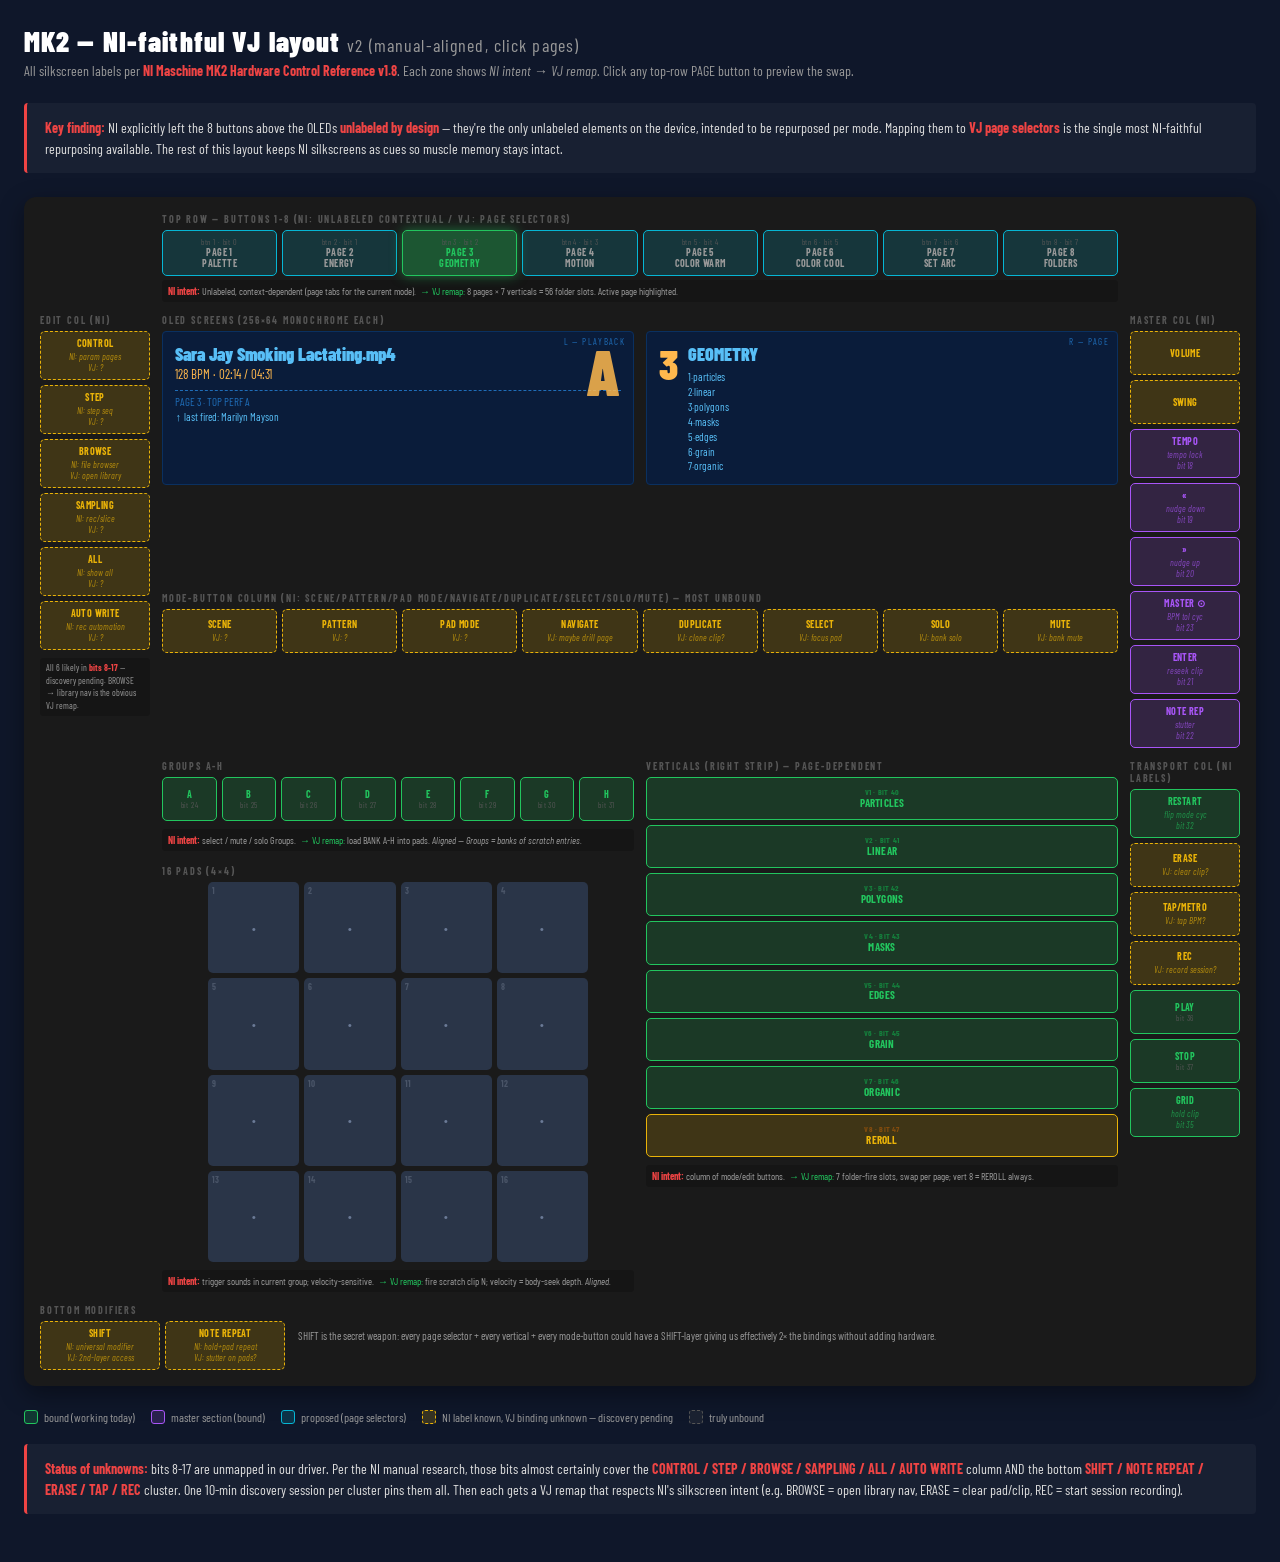
<file: static/mk2_layout.html>
<!doctype html>
<html lang="en">
<head>
<meta charset="utf-8">
<meta name="viewport" content="width=device-width, initial-scale=1">
<title>MK2 Layout — NI-faithful VJ remap</title>
<link rel="preconnect" href="https://fonts.googleapis.com">
<link rel="preconnect" href="https://fonts.gstatic.com" crossorigin>
<link href="https://fonts.googleapis.com/css2?family=Barlow+Condensed:wght@400;700;900&display=swap" rel="stylesheet">
<style>
:root {
  --bg:        #0f172a;
  --chassis:   #1a1a1a;
  --bound:     #22c55e;
  --bound-bg:  rgba(34,197,94,0.18);
  --unbound:   #555;
  --unbound-bg:rgba(85,85,85,0.18);
  --proposed:  #06b6d4;
  --proposed-bg:rgba(6,182,212,0.18);
  --unknown:   #eab308;
  --unknown-bg:rgba(234,179,8,0.18);
  --master:    #a855f7;
  --master-bg: rgba(168,85,247,0.18);
  --oled:      #0a1c3a;
  --oled-text: #58bff7;
  --accent:    #ef4444;
  --txt:       #fff;
  --txt-dim:   #999;
  --txt-dimmer:#555;
  --font:'Barlow Condensed','Oswald',sans-serif;
}
* { box-sizing: border-box; margin: 0; padding: 0; }
body {
  background: var(--bg);
  color: var(--txt);
  font-family: var(--font);
  padding: 24px;
  min-height: 100vh;
}
h1 { font-weight: 900; font-size: 28px; letter-spacing: 0.04em; margin-bottom: 4px; }
h1 small { font-weight: 400; color: var(--txt-dim); font-size: 18px; }
.subtitle { color: var(--txt-dim); margin-bottom: 24px; font-size: 14px; }
.subtitle b { color: var(--accent); }

.explain {
  background: rgba(255,255,255,0.04);
  border-left: 3px solid var(--accent);
  border-radius: 4px;
  padding: 14px 18px;
  margin-bottom: 24px;
  max-width: 1280px;
  font-size: 14px;
  line-height: 1.5;
  color: #ddd;
}
.explain b { color: var(--accent); }
.explain code {
  background: rgba(0,0,0,0.4); padding: 1px 6px; border-radius: 3px;
  font-family: monospace; color: var(--bound); font-size: 12px;
}

.mk2 {
  background: var(--chassis);
  border-radius: 12px;
  padding: 16px;
  box-shadow: 0 8px 24px rgba(0,0,0,0.4);
  max-width: 1280px;
  display: grid;
  grid-template-columns: 110px 1fr 110px;
  grid-template-rows: auto auto auto auto auto;
  gap: 12px;
  margin-bottom: 24px;
}

/* generic button */
.btn {
  background: var(--unbound-bg);
  border: 1px dashed var(--unbound);
  border-radius: 5px;
  padding: 6px 4px;
  text-align: center;
  display: flex; flex-direction: column; justify-content: center; align-items: center;
  font-size: 10px; min-height: 44px;
  transition: all 120ms ease;
}
.btn .lbl { font-weight: 700; text-transform: uppercase; letter-spacing: 0.04em;
            color: var(--txt-dim); font-size: 10px; line-height: 1.1; }
.btn .note { font-size: 9px; color: var(--txt-dimmer); margin-top: 2px;
             font-style: italic; }
.btn .bit { font-size: 8px; color: var(--txt-dimmer); letter-spacing: 0.05em; }

.btn.bound { background: var(--bound-bg); border-color: var(--bound); border-style: solid; }
.btn.bound .lbl { color: var(--bound); }
.btn.bound .note { color: rgba(34,197,94,0.65); }

.btn.proposed { background: var(--proposed-bg); border-color: var(--proposed); border-style: solid; }
.btn.proposed .lbl { color: var(--proposed); }
.btn.proposed .note { color: rgba(6,182,212,0.7); }

.btn.master { background: var(--master-bg); border-color: var(--master); border-style: solid; }
.btn.master .lbl { color: var(--master); }
.btn.master .note { color: rgba(168,85,247,0.7); }

.btn.unknown { background: var(--unknown-bg); border-color: var(--unknown); border-style: dashed; }
.btn.unknown .lbl { color: var(--unknown); }
.btn.unknown .note { color: rgba(234,179,8,0.7); }

/* page-selector top row (clickable) */
.btn.page { cursor: pointer; border-style: solid; border-color: var(--proposed); background: var(--proposed-bg); }
.btn.page:hover { border-color: #fff; }
.btn.page.active {
  background: rgba(34,197,94,0.35);
  border-color: var(--bound);
  box-shadow: 0 0 12px rgba(34,197,94,0.5);
}
.btn.page.active .lbl { color: var(--bound); }

/* columns + rows */
.col {
  display: flex; flex-direction: column; gap: 5px;
}
.row {
  display: grid; gap: 5px;
}
.row.r8 { grid-template-columns: repeat(8, 1fr); }
.row.r7 { grid-template-columns: repeat(7, 1fr); }
.row.r6 { grid-template-columns: repeat(6, 1fr); }

/* OLED panels */
.oled-pair { display: grid; grid-template-columns: 1fr 1fr; gap: 12px; }
.oled {
  background: var(--oled); border: 1px solid #0a3060; border-radius: 4px;
  padding: 10px 12px; color: var(--oled-text);
  font-family: 'Barlow Condensed', monospace;
  min-height: 110px; position: relative;
}
.oled-tag {
  position: absolute; top: 4px; right: 8px;
  font-size: 9px; letter-spacing: 0.15em; color: #1f6db8; text-transform: uppercase;
}
.oled-line { font-size: 13px; line-height: 1.35; white-space: nowrap; overflow: hidden; text-overflow: ellipsis; }
.oled-line.big { font-size: 18px; font-weight: 900; }
.oled-line.dim { color: #1f6db8; }
.oled-line.accent { color: #ffb84d; }
.oled-line.tiny { font-size: 11px; }

/* big group letter overlay on left OLED */
.oled-group {
  position: absolute; top: 10px; right: 14px;
  font-size: 64px; font-weight: 900; line-height: 0.9;
  color: rgba(255,184,77,0.85);
  letter-spacing: -0.02em;
}
.oled-divider { border-top: 1px dashed #1f6db8; margin: 6px 0 4px; }

/* pad grid */
.pads {
  display: grid; grid-template-columns: repeat(4, 1fr); grid-template-rows: repeat(4, 1fr);
  gap: 5px;
  aspect-ratio: 1 / 1; max-width: 380px; margin: 0 auto;
}
.pad {
  background: #2a3548; border-radius: 5px; aspect-ratio: 1 / 1;
  color: #6b7a96; font-size: 12px; font-weight: 700;
  display: flex; align-items: center; justify-content: center;
  position: relative;
}
.pad::after {
  content: attr(data-num); position: absolute; top: 3px; left: 4px;
  font-size: 9px; color: #4a5568;
}

/* verticals (the right-side column we use for folder firing) */
.verticals {
  display: grid; grid-template-rows: repeat(8, 1fr); gap: 5px;
  min-height: 380px;
}
.vert {
  background: var(--bound-bg); border: 1px solid var(--bound);
  border-radius: 5px; padding: 4px 4px;
  font-weight: 700; color: var(--bound); text-align: center;
  display: flex; flex-direction: column; justify-content: center; align-items: center;
  text-transform: uppercase; letter-spacing: 0.02em;
  font-size: 11px; word-break: break-word; line-height: 1.1;
  transition: all 200ms ease;
}
.vert .bit { font-size: 8px; color: #15803d; }
.vert.reroll { background: var(--unknown-bg); border-color: var(--unknown); color: var(--unknown); }
.vert.reroll .bit { color: #854d0e; }

/* zone label headers */
.zone-label {
  font-size: 10px; font-weight: 700; color: var(--txt-dimmer);
  letter-spacing: 0.18em; text-transform: uppercase;
  margin-bottom: 5px;
}

/* layout grid placement */
.zone-top-row     { grid-column: 2; grid-row: 1; }
.zone-edit-col    { grid-column: 1; grid-row: 2 / 5; }
.zone-oleds       { grid-column: 2; grid-row: 2; }
.zone-master      { grid-column: 3; grid-row: 2 / 4; }
.zone-mode-row    { grid-column: 2; grid-row: 3; }
.zone-pads        { grid-column: 2; grid-row: 4; display: grid; grid-template-columns: 1fr 1fr; gap: 12px; }
.zone-transport   { grid-column: 3; grid-row: 4; }
.zone-bottom-row  { grid-column: 1 / -1; grid-row: 5; }

/* annotation under a zone */
.intent {
  font-size: 10px; line-height: 1.4; color: var(--txt-dim);
  padding: 4px 6px; background: rgba(0,0,0,0.2); border-radius: 3px;
  margin-top: 4px;
}
.intent b { color: var(--accent); }
.intent .arrow { color: var(--bound); }

/* legend */
.legend {
  display: flex; flex-wrap: wrap; gap: 16px; margin-top: 20px;
  font-size: 12px; color: var(--txt-dim);
}
.legend-item { display: flex; align-items: center; gap: 6px; }
.legend-swatch { display: inline-block; width: 14px; height: 14px; border-radius: 3px; border: 1px solid; }
.legend-swatch.bound    { background: var(--bound-bg); border-color: var(--bound); }
.legend-swatch.proposed { background: var(--proposed-bg); border-color: var(--proposed); }
.legend-swatch.master   { background: var(--master-bg); border-color: var(--master); }
.legend-swatch.unknown  { background: var(--unknown-bg); border-color: var(--unknown); border-style: dashed; }
.legend-swatch.unbound  { background: var(--unbound-bg); border-color: var(--unbound); border-style: dashed; }
</style>
</head>
<body>

<h1>MK2 — NI-faithful VJ layout <small>v2 (manual-aligned, click pages)</small></h1>
<p class="subtitle">All silkscreen labels per <b>NI Maschine MK2 Hardware Control Reference v1.8</b>. Each zone shows <i>NI intent</i> → <i>VJ remap</i>. Click any top-row PAGE button to preview the swap.</p>

<div class="explain">
  <b>Key finding:</b> NI explicitly left the 8 buttons above the OLEDs <b>unlabeled by design</b> — they're the only unlabeled elements on the device, intended to be repurposed per mode. Mapping them to <b>VJ page selectors</b> is the single most NI-faithful repurposing available. The rest of this layout keeps NI silkscreens as cues so muscle memory stays intact.
</div>

<div class="mk2">

  <!-- ROW 1: Top buttons (page selectors) -->
  <div class="zone-top-row">
    <div class="zone-label">Top row — buttons 1-8 (NI: UNLABELED contextual / VJ: PAGE SELECTORS)</div>
    <div class="row r8" id="page-row"><!-- JS fills --></div>
    <div class="intent">
      <b>NI intent:</b> Unlabeled, context-dependent (page tabs for the
      current mode). &nbsp;<span class="arrow">→ VJ remap:</span> 8
      pages × 7 verticals = 56 folder slots. Active page highlighted.
    </div>
  </div>

  <!-- LEFT COLUMN: Edit / View buttons -->
  <div class="zone-edit-col">
    <div class="zone-label">Edit col (NI)</div>
    <div class="col">
      <div class="btn unknown"><div class="lbl">CONTROL</div><div class="note">NI: param pages<br>VJ: ?</div></div>
      <div class="btn unknown"><div class="lbl">STEP</div><div class="note">NI: step seq<br>VJ: ?</div></div>
      <div class="btn unknown"><div class="lbl">BROWSE</div><div class="note">NI: file browser<br>VJ: open library</div></div>
      <div class="btn unknown"><div class="lbl">SAMPLING</div><div class="note">NI: rec/slice<br>VJ: ?</div></div>
      <div class="btn unknown"><div class="lbl">ALL</div><div class="note">NI: show all<br>VJ: ?</div></div>
      <div class="btn unknown"><div class="lbl">AUTO WRITE</div><div class="note">NI: rec automation<br>VJ: ?</div></div>
    </div>
    <div class="intent" style="margin-top:8px;font-size:9px;">
      All 6 likely in <b>bits 8-17</b> — discovery pending. BROWSE → library nav is the obvious VJ remap.
    </div>
  </div>

  <!-- ROW 2: OLEDs -->
  <div class="zone-oleds">
    <div class="zone-label">OLED screens (256×64 monochrome each)</div>
    <div class="oled-pair">

      <!-- LEFT OLED: your spec -->
      <div class="oled">
        <div class="oled-tag">L — playback</div>
        <div class="oled-group">A</div>
        <div class="oled-line big" style="padding-right:80px;">Sara Jay Smoking Lactating.mp4</div>
        <div class="oled-line accent">128 BPM · 02:14 / 04:31</div>
        <div class="oled-divider"></div>
        <div class="oled-line tiny dim">PAGE 3 · TOP PERF A</div>
        <div class="oled-line tiny">↑ last fired: Marilyn Mayson</div>
      </div>

      <!-- RIGHT OLED: page navigation -->
      <div class="oled">
        <div class="oled-tag">R — page</div>
        <div style="display:grid;grid-template-columns:auto 1fr;gap:10px;align-items:flex-start;">
          <div style="font-size:42px;font-weight:900;color:#ffb84d;line-height:1;">3</div>
          <div>
            <div class="oled-line big" id="oled-pagename">TOP PERF A</div>
            <div class="oled-line tiny" id="oled-vlist" style="margin-top:4px;"></div>
          </div>
        </div>
      </div>
    </div>
  </div>

  <!-- RIGHT COLUMN: Master / NAV section -->
  <div class="zone-master">
    <div class="zone-label">Master col (NI)</div>
    <div class="col">
      <div class="btn unknown"><div class="lbl">VOLUME</div></div>
      <div class="btn unknown"><div class="lbl">SWING</div></div>
      <div class="btn master"><div class="lbl">TEMPO</div><div class="note">tempo lock<br>bit 18</div></div>
      <div class="btn master"><div class="lbl">«</div><div class="note">nudge down<br>bit 19</div></div>
      <div class="btn master"><div class="lbl">»</div><div class="note">nudge up<br>bit 20</div></div>
      <div class="btn master"><div class="lbl">MASTER ⊙</div><div class="note">BPM tol cyc<br>bit 23</div></div>
      <div class="btn master"><div class="lbl">ENTER</div><div class="note">reseek clip<br>bit 21</div></div>
      <div class="btn master"><div class="lbl">NOTE REP</div><div class="note">stutter<br>bit 22</div></div>
    </div>
  </div>

  <!-- ROW 3: Mode buttons (between groups and pads) -->
  <div class="zone-mode-row">
    <div class="zone-label">Mode-button column (NI: SCENE/PATTERN/PAD MODE/NAVIGATE/DUPLICATE/SELECT/SOLO/MUTE) — most unbound</div>
    <div class="row r8">
      <div class="btn unknown"><div class="lbl">SCENE</div><div class="note">VJ: ?</div></div>
      <div class="btn unknown"><div class="lbl">PATTERN</div><div class="note">VJ: ?</div></div>
      <div class="btn unknown"><div class="lbl">PAD MODE</div><div class="note">VJ: ?</div></div>
      <div class="btn unknown"><div class="lbl">NAVIGATE</div><div class="note">VJ: maybe drill page</div></div>
      <div class="btn unknown"><div class="lbl">DUPLICATE</div><div class="note">VJ: clone clip?</div></div>
      <div class="btn unknown"><div class="lbl">SELECT</div><div class="note">VJ: focus pad</div></div>
      <div class="btn unknown"><div class="lbl">SOLO</div><div class="note">VJ: bank solo</div></div>
      <div class="btn unknown"><div class="lbl">MUTE</div><div class="note">VJ: bank mute</div></div>
    </div>
  </div>

  <!-- ROW 4: PADS + GROUPS -->
  <div class="zone-pads">
    <!-- Groups column + pads -->
    <div>
      <div class="zone-label">Groups A-H</div>
      <div class="row r8">
        <div class="btn bound"><div class="lbl">A</div><div class="bit">bit 24</div></div>
        <div class="btn bound"><div class="lbl">B</div><div class="bit">bit 25</div></div>
        <div class="btn bound"><div class="lbl">C</div><div class="bit">bit 26</div></div>
        <div class="btn bound"><div class="lbl">D</div><div class="bit">bit 27</div></div>
        <div class="btn bound"><div class="lbl">E</div><div class="bit">bit 28</div></div>
        <div class="btn bound"><div class="lbl">F</div><div class="bit">bit 29</div></div>
        <div class="btn bound"><div class="lbl">G</div><div class="bit">bit 30</div></div>
        <div class="btn bound"><div class="lbl">H</div><div class="bit">bit 31</div></div>
      </div>
      <div class="intent" style="margin-top:8px;">
        <b>NI intent:</b> select / mute / solo Groups. &nbsp;<span class="arrow">→ VJ remap:</span> load BANK A-H into pads. <i>Aligned — Groups = banks of scratch entries.</i>
      </div>
      <div class="zone-label" style="margin-top:14px;">16 Pads (4×4)</div>
      <div class="pads" id="pads"><!-- JS --></div>
      <div class="intent" style="margin-top:8px;">
        <b>NI intent:</b> trigger sounds in current group; velocity-sensitive. &nbsp;<span class="arrow">→ VJ remap:</span> fire scratch clip N; velocity = body-seek depth. <i>Aligned.</i>
      </div>
    </div>

    <!-- Vertical strip -->
    <div>
      <div class="zone-label">Verticals (right strip) — PAGE-DEPENDENT</div>
      <div class="verticals" id="verticals"><!-- JS --></div>
      <div class="intent" style="margin-top:8px;">
        <b>NI intent:</b> column of mode/edit buttons. &nbsp;<span class="arrow">→ VJ remap:</span> 7 folder-fire slots, swap per page; vert 8 = REROLL always.
      </div>
    </div>
  </div>

  <!-- ROW 5: Transport (far-right column) -->
  <div class="zone-transport">
    <div class="zone-label">Transport col (NI labels)</div>
    <div class="col">
      <div class="btn bound"><div class="lbl">RESTART</div><div class="note">flip mode cyc<br>bit 32</div></div>
      <div class="btn unknown"><div class="lbl">ERASE</div><div class="note">VJ: clear clip?</div></div>
      <div class="btn unknown"><div class="lbl">TAP/METRO</div><div class="note">VJ: tap BPM?</div></div>
      <div class="btn unknown"><div class="lbl">REC</div><div class="note">VJ: record session?</div></div>
      <div class="btn bound"><div class="lbl">PLAY</div><div class="bit">bit 36</div></div>
      <div class="btn bound"><div class="lbl">STOP</div><div class="bit">bit 37</div></div>
      <div class="btn bound"><div class="lbl">GRID</div><div class="note">hold clip<br>bit 35</div></div>
    </div>
  </div>

  <!-- ROW 6: SHIFT + NOTE REPEAT (bottom-left) -->
  <div class="zone-bottom-row">
    <div class="zone-label">Bottom modifiers</div>
    <div class="row" style="grid-template-columns: 120px 120px 1fr;">
      <div class="btn unknown"><div class="lbl">SHIFT</div><div class="note">NI: universal modifier<br>VJ: 2nd-layer access</div></div>
      <div class="btn unknown"><div class="lbl">NOTE REPEAT</div><div class="note">NI: hold+pad repeat<br>VJ: stutter on pads?</div></div>
      <div style="font-size:11px;color:var(--txt-dim);padding:8px;">
        SHIFT is the secret weapon: every page selector + every vertical + every mode-button could have a SHIFT-layer giving us effectively 2× the bindings without adding hardware.
      </div>
    </div>
  </div>

</div>

<div class="legend">
  <div class="legend-item"><span class="legend-swatch bound"></span> bound (working today)</div>
  <div class="legend-item"><span class="legend-swatch master"></span> master section (bound)</div>
  <div class="legend-item"><span class="legend-swatch proposed"></span> proposed (page selectors)</div>
  <div class="legend-item"><span class="legend-swatch unknown"></span> NI label known, VJ binding unknown — discovery pending</div>
  <div class="legend-item"><span class="legend-swatch unbound"></span> truly unbound</div>
</div>

<div class="explain" style="margin-top:20px;">
  <b>Status of unknowns:</b> bits 8-17 are unmapped in our driver. Per the
  NI manual research, those bits almost certainly cover the
  <b>CONTROL / STEP / BROWSE / SAMPLING / ALL / AUTO WRITE</b> column AND
  the bottom <b>SHIFT / NOTE REPEAT / ERASE / TAP / REC</b> cluster. One
  10-min discovery session per cluster pins them all. Then each gets a
  VJ remap that respects NI's silkscreen intent (e.g. BROWSE = open
  library nav, ERASE = clear pad/clip, REC = start session recording).
</div>

<script>
// Example vibe-set pages. These are just defaults — edit freely; each
// `vs` entry is a free-text vibe-search string the operator can map.
const PAGES = [
  { name: 'PALETTE',    vs: ['warm', 'cool', 'red', 'blue', 'green', 'purple', 'mono'] },
  { name: 'ENERGY',     vs: ['ambient', 'soft', 'groove', 'build', 'drive', 'peak', 'chaos'] },
  { name: 'GEOMETRY',   vs: ['particles', 'linear', 'polygons', 'masks', 'edges', 'grain', 'organic'] },
  { name: 'MOTION',     vs: ['static', 'smooth', 'dynamic', 'jumpy', 'slow', 'fast', 'glitch'] },
  { name: 'COLOR WARM', vs: ['warm·orange', 'warm·red', 'warm·yellow', 'warm·magenta', 'warm·hi-energy', 'warm·slow', 'warm·peak'] },
  { name: 'COLOR COOL', vs: ['cool·blue', 'cool·cyan', 'cool·green', 'cool·breakdown', 'cool·UV/neon', 'cool·dark', 'cool·atmos'] },
  { name: 'SET ARC',    vs: ['opening', 'build', 'pre-drop', 'DROP', 'breakdown', 'outro', 'hero-clip'] },
  { name: 'FOLDERS',    vs: ['folder-1', 'folder-2', 'folder-3', 'folder-4', 'folder-5', 'folder-6', 'folder-7'] },
];

const pageRow = document.getElementById('page-row');
const oledPagename = document.getElementById('oled-pagename');
const oledVlist = document.getElementById('oled-vlist');
const verticals = document.getElementById('verticals');
const padsEl = document.getElementById('pads');

PAGES.forEach((p, i) => {
  const b = document.createElement('div');
  b.className = 'btn page';
  b.dataset.idx = i;
  b.innerHTML = `<div class="bit">btn ${i+1} · bit ${i}</div><div class="lbl">PAGE ${i+1}<br>${p.name}</div>`;
  b.addEventListener('click', () => setPage(i));
  pageRow.appendChild(b);
});

for (let i = 1; i <= 16; i++) {
  const p = document.createElement('div');
  p.className = 'pad'; p.dataset.num = i; p.textContent = '•';
  padsEl.appendChild(p);
}

function setPage(idx) {
  const p = PAGES[idx];
  document.querySelectorAll('#page-row .btn').forEach(b => {
    b.classList.toggle('active', parseInt(b.dataset.idx) === idx);
  });
  oledPagename.textContent = p.name;
  oledVlist.innerHTML = p.vs.map((v, i) => `${i+1}·${v}`).join('<br>');
  verticals.innerHTML = '';
  p.vs.forEach((label, i) => {
    const v = document.createElement('div');
    v.className = 'vert';
    v.innerHTML = `<div class="bit">v${i+1} · bit ${40+i}</div>${label}`;
    verticals.appendChild(v);
  });
  const reroll = document.createElement('div');
  reroll.className = 'vert reroll';
  reroll.innerHTML = `<div class="bit">v8 · bit 47</div>REROLL`;
  verticals.appendChild(reroll);
}

setPage(2); // start on TOP PERF A so left-OLED's "Marilyn Mayson" example matches
</script>

</body>
</html>
</file>
